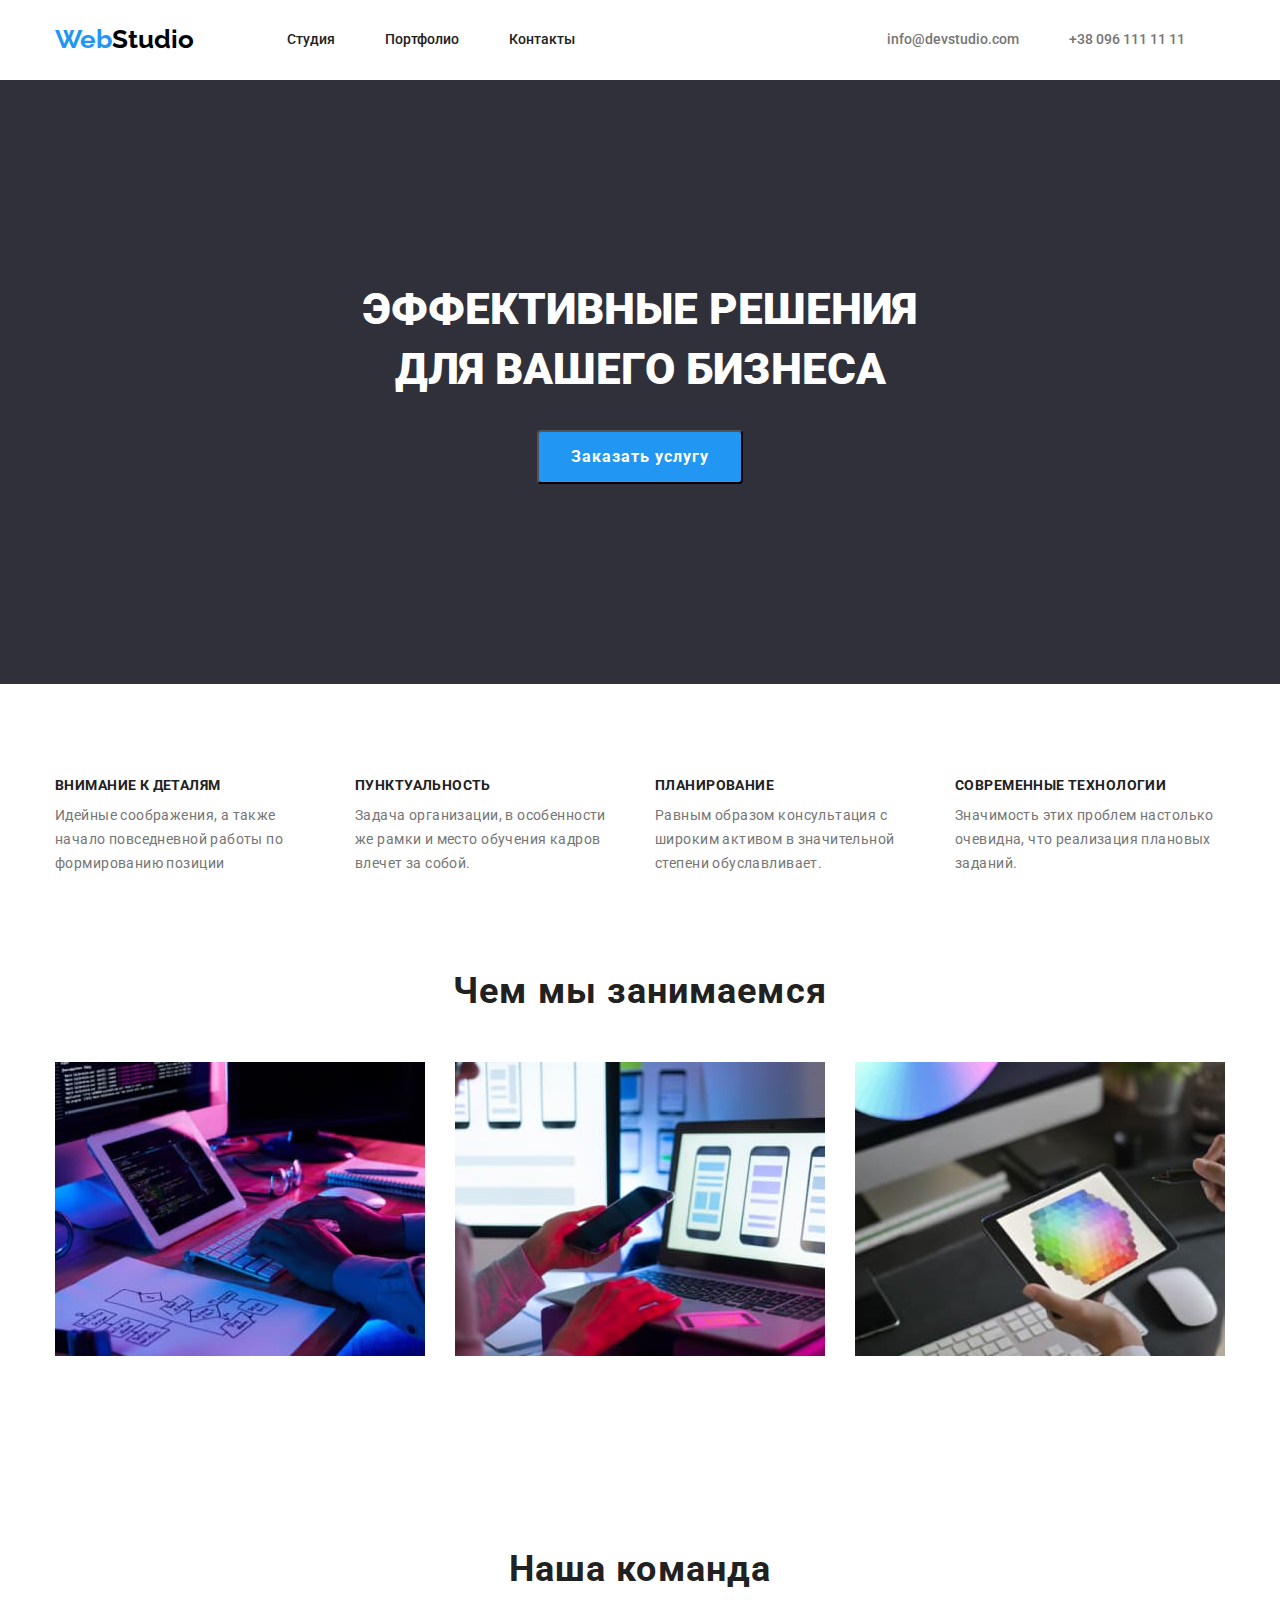
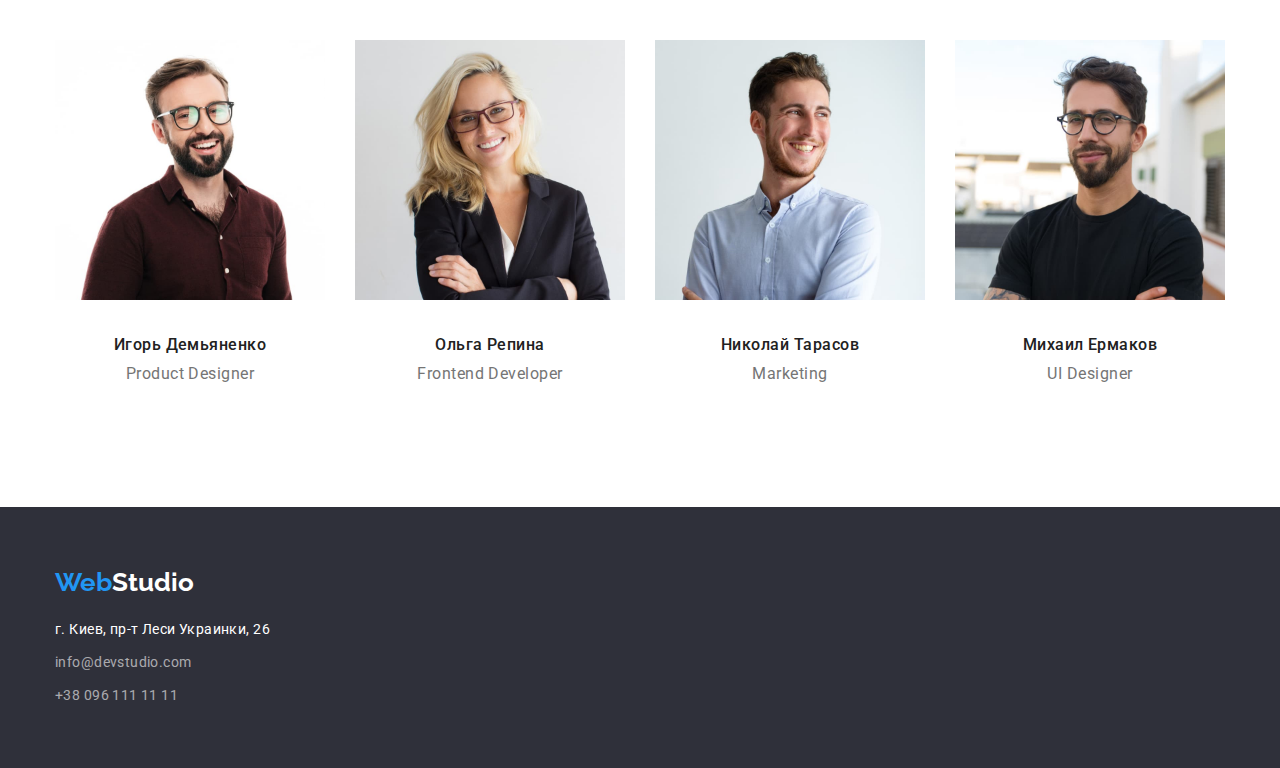
<file: index.html>
<!DOCTYPE html>
<html lang="ru">
  <head>
    <meta charset="UTF-8" />
    <meta http-equiv="X-UA-Compatible" content="IE=edge" />
    <meta name="viewport" content="width=device-width, initial-scale=1.0" />
    <title>Document</title>
    <link rel="preconnect" href="https://fonts.googleapis.com" />
    <link rel="preconnect" href="https://fonts.gstatic.com" crossorigin />
    <link
      href="https://fonts.googleapis.com/css2?family=Raleway:wght@700&family=Roboto:wght@400;500;700;900&display=swap"
      rel="stylesheet"
    />
    <link
      rel="stylesheet"
      href="https://cdnjs.cloudflare.com/ajax/libs/modern-normalize/1.1.0/modern-normalize.min.css"
    />
    <link rel="stylesheet" href="./css/styles.css" />
  </head>

  <body>
    <header class="header">
      <div class="container heading">
        <nav class="header-navigation">
          <!---Лого сайта-->
          <a href="./index.html" class="logo" lang="en">
            <span class="half-logo">Web</span>Studio
          </a>

          <ul class="list nav-head">
            <!-----------------Меню в хедере---------------->
            <li>
              <a href="" class="link header-link"> Студия </a>
            </li>
            <li>
              <a href="./portfolio.html" class="link header-link">
                Портфолио
              </a>
            </li>
            <li>
              <a href="" class="link header-link"> Контакты </a>
            </li>
          </ul>
        </nav>
        <ul class="list post-and-phone">
          <!---------------Почта и телефон---------------->
          <li>
            <a href="mailto:info@devstudio.com" class="link header-link"
              >info@devstudio.com</a
            >
          </li>
          <li>
            <a href="tel:+380961111111" class="link header-link"
              >+38 096 111 11 11</a
            >
          </li>
        </ul>
      </div>
    </header>

    <main>
      <!--------------------Герой------------------->
      <section class="hero">
        <div class="container">
          <h1 class="hero-text">
            Эффективные решения <br />
            для вашего бизнеса
          </h1>
          <button type="button" class="hero-button">Заказать услугу</button>
        </div>
      </section>
      <!----------------------О нас------------------->
      <section class="about-section">
        <div class="container">
          <ul class="list about">
            <li class="about-topic">
              <h3 class="about-us">Внимание к деталям</h3>
              <p class="about-us-text">
                Идейные соображения, а также начало повседневной работы по
                формированию позиции
              </p>
            </li>
            <li class="about-topic">
              <h3 class="about-us">Пунктуальность</h3>
              <p class="about-us-text">
                Задача организации, в особенности же рамки и место обучения
                кадров влечет за собой.
              </p>
            </li>
            <li class="about-topic">
              <h3 class="about-us">Планирование</h3>
              <p class="about-us-text">
                Равным образом консультация с широким активом в значительной
                степени обуславливает.
              </p>
            </li>
            <li class="about-topic">
              <h3 class="about-us">Современные технологии</h3>
              <p class="about-us-text">
                Значимость этих проблем настолько очевидна, что реализация
                плановых заданий.
              </p>
            </li>
          </ul>
        </div>
      </section>
<!---------------------Чем мы занимаемся---------------------------->
      <section class="our-work">
        <div class="container">
            <h2 class="caption">Чем мы занимаемся</h2>
            <ul class="list content">
              <li class="action-jpeg">
                <img
                  src="./Images/action1.jpg"
                  alt="Разработка логики программы"
                  width="370"
                  height="294"
                />
              </li>
              <li class="action-jpeg">
                <img
                  src="./Images/action2.jpg"
                  alt="Ищем телефоны по фотороботу"
                  width="370"
                  height="294"
                />
              </li>
              <li class="action-jpeg">
                <img
                  src="./Images/action3.jpg"
                  alt="Гадание по планшету"
                  width="370"
                  height="294"
                />
              </li>
            </ul>
      </section>
        </div>
 <!-------------------Наша команда-------------->       
      <section class="team-introduction">
        <div class="container">
            <h2 class="caption">Наша команда</h2>
            <ul class="list content">
              <li class="team-list">
                <img
                  src="./Images/team-card-1.jpg"
                  alt="Игорь Демьяненко"
                  width="270"
                  height="260"
                />
                <div class="team-info">
                  <h3 class="team">Игорь Демьяненко</h3>
                  <p lang="en" class="team-role">Product Designer</p>
                </div>
              </li>
              <li class="team-list">
                <img
                  src="./Images/team-card-2.jpg"
                  alt="Ольга Репина"
                  width="270"
                  height="260"
                />
                <div class="team-info">
                  <h3 class="team">Ольга Репина</h3>
                  <p lang="en" class="team-role">Frontend Developer</p>
                </div>
              </li>
              <li class="team-list">
                <img
                  src="./Images/team-card-3.jpg"
                  alt="Николай Тарасов"
                  width="270"
                  height="260"
                />
                <div class="team-info">
                  <h3 class="team">Николай Тарасов</h3>
                  <p lang="en" class="team-role">Marketing</p>
                </div>            
              </li>
              <li class="team-list">
                <img
                  src="./Images/team-card-4.jpg"
                  alt="Михаил Ермаков"
                  width="270"
                  height="260"
                />
                <div class="team-info">
                  <h3 class="team">Михаил Ермаков</h3>
                  <p lang="en" class="team-role">UI Designer</p>
                </div>
              </li>
            </ul>
          </div>
        </section>
    </main>
    <!------------------------footer--------------->
    <footer>
      <div class="container">
          <a href="./index.html" class="lower-logo" lang="en">
            <span class="left-half-logo-footer">Web</span
            ><span class="right-half-logo-footer">Studio</span>
          </a>
          <address class="address-ccs">
            <ul>
              <li class="list footer-adress">
                <a
                  href="https://goo.gl/maps/MTrRzGX6fxmaniAc8"
                  target="_blank"
                  rel="noopener noreferrer"
                  class="link"
                  >г. Киев, пр-т Леси Украинки, 26</a
                >
              </li>
              <li class="list footer-post-and-phone">
                <a href="mailto:info@devstudio.com" class="link"
                  >info@devstudio.com</a
                >
              </li>
              <li class="list footer-post-and-phone">
                <a href="tel:+380961111111" class="link">+38 096 111 11 11</a>
              </li>
            </ul>
          </address>
      </div>
      
    </footer>
  </body>
</html>
</file>
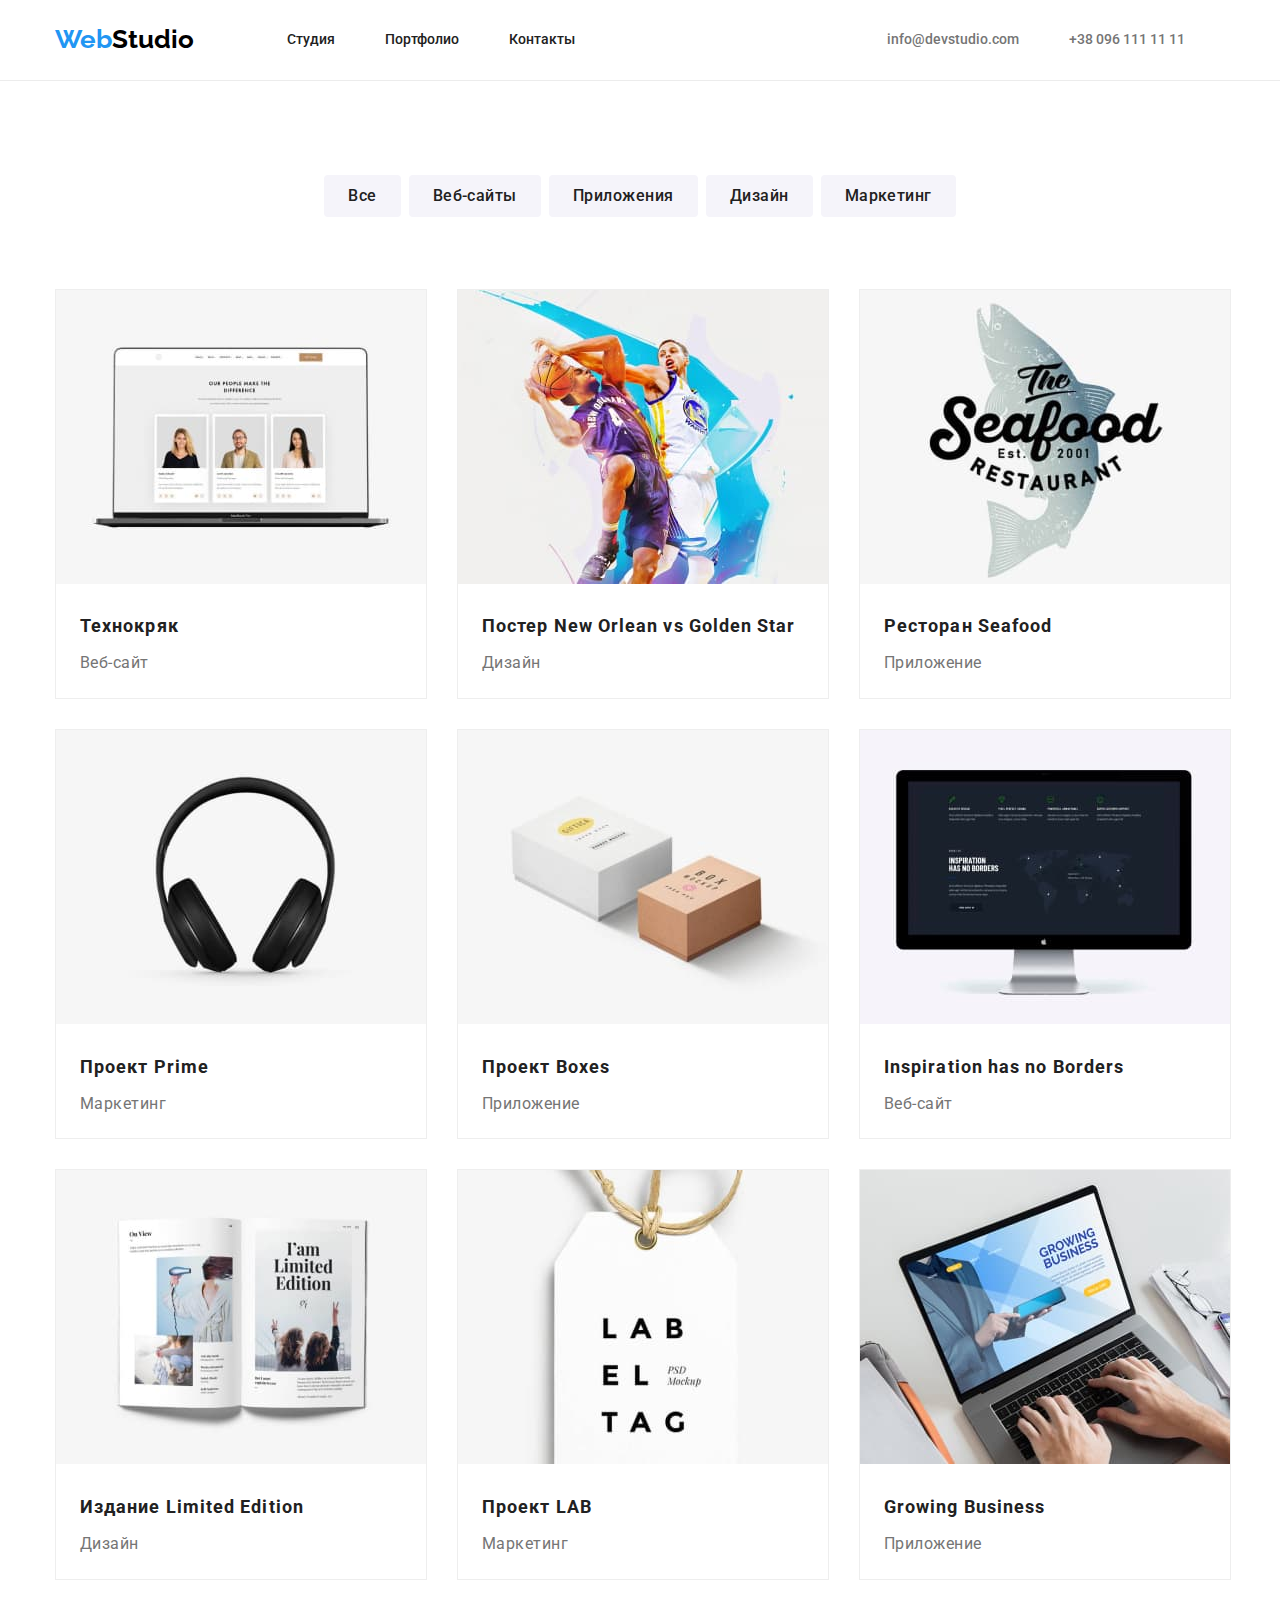
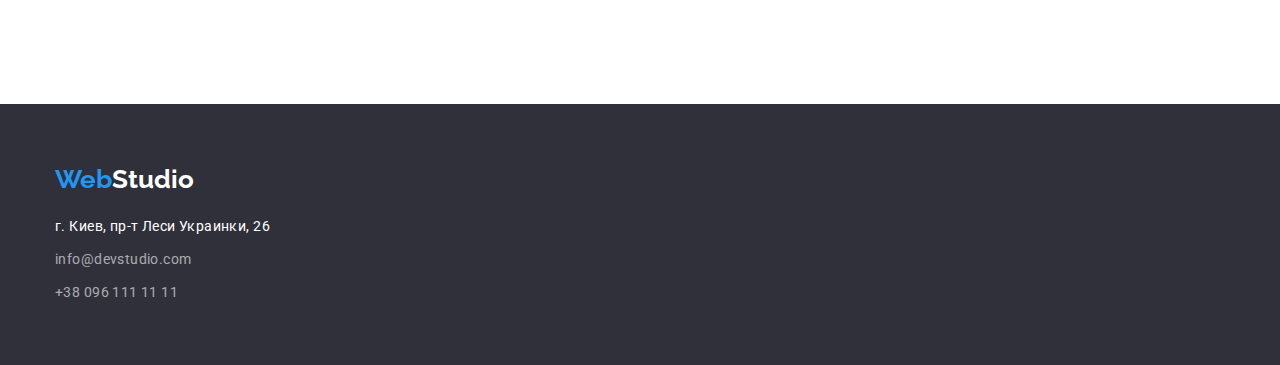
<file: portfolio.html>
<!DOCTYPE html>
<html lang="ru">
  <head>
    <meta charset="UTF-8" />
    <meta http-equiv="X-UA-Compatible" content="IE=edge" />
    <meta name="viewport" content="width=device-width, initial-scale=1.0" />
    <title>Document</title>
    <link rel="preconnect" href="https://fonts.googleapis.com" />
    <link rel="preconnect" href="https://fonts.gstatic.com" crossorigin />
    <link
      href="https://fonts.googleapis.com/css2?family=Raleway:wght@700&family=Roboto:wght@400;500;700;900&display=swap"
      rel="stylesheet"
    />
    <link
      rel="stylesheet"
      href="https://cdnjs.cloudflare.com/ajax/libs/modern-normalize/1.1.0/modern-normalize.min.css"
    />
    <link rel="stylesheet" href="./css/styles.css" />
  </head>
  <body>
    <header class="header">
      <div class="container heading">
        <nav class="header-navigation">
          <a href="./index.html" class="logo" lang="en">
            <span class="half-logo">Web</span>Studio
          </a>
          <!---Лого сайта-->
          <ul class="list nav-head">
            <!---Меню в хедере-->
            <li>
              <a href="" class="link header-link"> Студия </a>
            </li>
            <li>
              <a href="./portfolio.html" class="link header-link">
                Портфолио
              </a>
            </li>
            <li>
              <a href="" class="link header-link"> Контакты </a>
            </li>
          </ul>
        </nav>
        <ul class="list post-and-phone">
          <!--Почта и телефон-->
          <li>
            <a href="mailto:info@devstudio.com" class="link header-link"
              >info@devstudio.com</a
            >
          </li>
          <li>
            <a href="tel:+380961111111" class="link header-link"
              >+38 096 111 11 11</a
            >
          </li>
        </ul>
      </div>
    </header>

    <main>
      <h1 class="visually-hidden">Портфолио</h1>
      <section class="port">
        <div class="container">
          <ul class="list content filter-button">
            <li>
              <button type="button" class="portfolio-button">Все</button>
            </li>
            <li>
              <button type="button" class="portfolio-button">Веб-сайты</button>
            </li>
            <li>
              <button type="button" class="portfolio-button">Приложения</button>
            </li>
            <li>
              <button type="button" class="portfolio-button">Дизайн</button>
            </li>
            <li>
              <button type="button" class="portfolio-button">Маркетинг</button>
            </li>
          </ul>

          <ul class="list content content-projects">
            <li class="projects">
              <img
                src="./Images/portfolio-1.jpg"
                alt="Технокряк"
                width="370"
                height="294"
              />
              <div class="info-project">
                <h2 class="company-name">Технокряк</h2>
                <p class="project-type">Веб-сайт</p>
              </div>
            </li>
            <li class="projects">
              <img
                src="./Images/portfolio-2.jpg"
                alt="Постер New Orlean vs Golden Star"
                width="370"
                height="294"
              />
              <div class="info-project">
                <h2 class="company-name">
                  Постер <span lang="en">New Orlean vs Golden Star</span>
                </h2>
                <p class="project-type">Дизайн</p>
              </div>
            </li>
            <li class="projects">
              <img
                src="./Images/portfolio-3.jpg"
                alt="Ресторан Seafood"
                width="370"
                height="294"
              />
              <div class="info-project">
                <h2 class="company-name">
                  Ресторан <span lang="en">Seafood</span>
                </h2>
                <p class="project-type">Приложение</p>
              </div>
            </li>
            <li class="projects">
              <img
                src="./Images/portfolio-4.jpg"
                alt="Проект Prime"
                width="370"
                height="294"
              />
              <div class="info-project">
                <h2 class="company-name">
                  Проект <span lang="en">Prime</span>
                </h2>
                <p class="project-type">Маркетинг</p>
              </div>
            </li>
            <li class="projects">
              <img
                src="./Images/portfolio-5.jpg"
                alt="Проект Boxes"
                width="370"
                height="294"
              />
              <div class="info-project">
                <h2 class="company-name">
                  Проект <span lang="en">Boxes</span>
                </h2>
                <p class="project-type">Приложение</p>
              </div>
            </li>
            <li class="projects">
              <img
                src="./Images/portfolio-6.jpg"
                alt="Inspiration has no Borders"
                width="370"
                height="294"
              />
              <div class="info-project">
                <h2 lang="en" class="company-name">
                  Inspiration has no Borders
                </h2>
                <p class="project-type">Веб-сайт</p>
              </div>
            </li>
            <li class="projects">
              <img
                src="./Images/portfolio-7.jpg"
                alt="Издание Limited Edition"
                width="370"
                height="294"
              />
              <div class="info-project">
                <h2 class="company-name">
                  Издание <span lang="en">Limited Edition</span>
                </h2>
                <p class="project-type">Дизайн</p>
              </div>
            </li>
            <li class="projects">
              <img
                src="./Images/portfolio-8.jpg"
                alt="Проект LAB"
                width="370"
                height="294"
              />
              <div class="info-project">
                <h2 class="company-name">Проект <span lang="en">LAB</span></h2>
                <p class="project-type">Маркетинг</p>
              </div>
            </li>
            <li class="projects">
              <img
                src="./Images/portfolio-9.jpg"
                alt="Growing Business"
                width="370"
                height="294"
              />
              <div class="info-project">
                <h2 lang="en" class="company-name">Growing Business</h2>
                <p class="project-type">Приложение</p>
              </div>
            </li>
          </ul>
        </div>
      </section>
    </main>

    <footer>
      <div class="container">
        <a href="./index.html" class="lower-logo" lang="en">
          <span class="left-half-logo-footer">Web</span
          ><span class="right-half-logo-footer">Studio</span>
        </a>
        <address class="address-ccs">
          <ul>
            <li class="list footer-adress">
              <a
                href="https://goo.gl/maps/MTrRzGX6fxmaniAc8"
                target="_blank"
                rel="noopener noreferrer"
                class="link"
                >г. Киев, пр-т Леси Украинки, 26</a
              >
            </li>
            <li class="list footer-post-and-phone">
              <a href="mailto:info@devstudio.com" class="link"
                >info@devstudio.com</a
              >
            </li>
            <li class="list footer-post-and-phone">
              <a href="tel:+380961111111" class="link">+38 096 111 11 11</a>
            </li>
          </ul>
        </address>
      </div>
    </footer>
  </body>
</html>
</file>
<file: css/styles.css>
/**VAR**/
:root {
  --main-text-color: #757575;
  --header-text-color: #212121;
  --background-color: #2f303a;
  --light-text-color: #ffffff;
  --second-color: #2196f3;
}
/***Общее**/
html {
  box-sizing: border-box;
}

body {
  font-family: Roboto, sans-serif;
  font-style: normal;
  /*background-color: #e5e5e5;*/
}

/**Небольшой RESET после нормализации*/
p,
h1,
h2,
h3,
h4,
h5,
h6 {
  margin-top: 0px;
  margin-bottom: 0px;
}
ul {
  margin-top: 0px;
  margin-bottom: 0px;
  padding-left: 0px;
}

.link {
  text-decoration: none;
}

.list {
  list-style: none;
}
/**Общий контейнер для элементов макета**/
.container {
  width: 1200px;
  padding-left: 15px;
  padding-right: 15px;
  margin: 0 auto;
}

.content {
  display: flex;
  flex-wrap: wrap;
}

/**header css**/

.header .conteiner {
  display: flex;
  align-items: center;
}

.heading {
  display: flex;
}
.header-link {
  display: block;
}
.logo {
  font-family: Raleway, sans-serif;
  font-weight: 700;
  font-size: 26px;
  line-height: 1.2;
  color: #000000;
  text-decoration: none;
  padding-top: 24px;
  padding-bottom: 24px;
  margin-right: 93px;
}
.half-logo {
  color: var(--second-color);
}

.header-navigation {
  display: flex;
  align-items: center;
}
.nav-head {
  font-weight: 500;
  font-size: 14px;
  line-height: 1.14;
  color: var(--header-text-color);
  padding-top: 32px;
  padding-bottom: 32px;

  display: flex;
}

.nav-head li:not(:last-child),
.post-and-phone li:not(:last-child) {
  margin-right: 50px;
}

.nav-head .link {
  color: var(--header-text-color);
}
.post-and-phone {
  font-weight: 500;
  font-size: 14px;
  line-height: 1.14;
  color: var(--main-text-color);

  display: flex;
  padding-top: 32px;
  padding-bottom: 32px;
  margin-left: auto;
  margin-right: 40px;
}
.post-and-phone .link {
  color: var(--main-text-color);
}

/***main css**/

/**Герой**/
.hero {
  background: var(--background-color);
  flex-grow: 1;
  text-align: center;
  padding-top: 200px;
  padding-bottom: 200px;
}
.hero-text {
  font-weight: 900;
  font-size: 44px;
  line-height: 1.36;
  text-transform: uppercase;
  color: var(--light-text-color);
}
.hero-button {
  font-family: Roboto, sans-serif;
  font-style: normal;
  font-weight: 700;
  font-size: 16px;
  line-height: 1.9;
  align-items: center;
  text-align: center;
  letter-spacing: 0.06em;
  color: var(--light-text-color);
  background-color: var(--second-color);
  cursor: pointer;
  border-radius: 4px;
  padding: 10px 32px;
  display: inline-block;
  min-width: 200px;
  margin-top: 30px;
}
/************Секция "О нас"*******************/
.about-section {
  padding-top: 94px;
  padding-bottom: 94px;
  display: flex;
}
.about {
  display: flex;
}

.about-us {
  font-weight: 700;
  font-size: 14px;
  line-height: 1.14;
  letter-spacing: 0.03em;
  text-transform: uppercase;
  color: var(--header-text-color);
  margin-bottom: 10px;
}

.about-us-text {
  font-weight: 400;
  font-size: 14px;
  line-height: 1.71;
  letter-spacing: 0.03em;
  color: var(--main-text-color);
  width: 270px;
}

.about-topic:not(:last-child) {
  margin-right: 30px;
}
/***********************Чем мы занимаемся**************************************/
.our-work {
  padding-bottom: 94px;
}
.caption {
  font-weight: 700;
  font-size: 36px;
  line-height: 1.17;
  text-align: center;
  letter-spacing: 0.03em;
  color: var(--header-text-color);
  margin-bottom: 50px;
}

.action-jpeg:not(:last-child) {
  margin-right: 30px;
}
/****************Наша команда*****************/
.team {
  font-weight: 500;
  font-size: 16px;
  line-height: 1.19;
  letter-spacing: 0.03em;
  text-align: center;

  color: var(--header-text-color);
  padding-bottom: 10px;
}
.team-info {
  padding-top: 30px;
  padding-bottom: 30px;
}
.team-role {
  font-weight: 400;
  font-size: 16px;
  line-height: 1.19;
  letter-spacing: 0.03em;
  text-align: center;
  color: var(--main-text-color);
}
.team-list:not(:last-child) {
  margin-right: 30px;
}
.team-introduction {
  padding-bottom: 94px;
  padding-top: 94px;
}

/***footer css**/
footer {
  background: var(--background-color);
  padding-top: 60px;
  padding-bottom: 60px;
}

.lower-logo {
  font-family: Raleway, sans-serif;
  font-weight: 700;
  font-size: 26px;
  line-height: 1.2;
  color: #000000;
  text-decoration: none;
}

.left-half-logo-footer {
  color: var(--second-color);
}
.right-half-logo-footer {
  color: var(--light-text-color);
}
.footer-post-and-phone:not(:last-child) {
  margin-bottom: 9px;
}
.footer-adress {
  margin-bottom: 9px;
}
.footer-post-and-phone .link {
  font-style: normal;
  font-size: 14px;
  line-height: 1.71;
  letter-spacing: 0.03em;
  color: rgba(255, 255, 255, 0.6);
}
.address-ccs {
  margin-top: 20px;
}

.footer-adress .link {
  font-style: normal;
  font-size: 14px;
  line-height: 1.71;
  letter-spacing: 0.03em;
  color: var(--light-text-color);
}

/***Портфолио**/

.visually-hidden {
  position: absolute;
  clip: rect(0 0 0 0);
  width: 1px;
  height: 1px;
  margin: -1px;
}
.content-projects {
  padding-top: 22px;
}
.port {
  border-top: 1px solid #ececec;
  padding-top: 94px;
  padding-bottom: 94px;
}
.projects {
  /*flex-basis: calc(100% / 3-30px);*/
  /*flex-basis: calc((100%-90px) / 3);*/
  margin-right: 30px;
  margin-bottom: 30px;

  border: 1px solid #eeeeee;
}

.projects:nth-child(3n) {
  margin-right: -30px;
}
.projects:nth-last-child(-n + 3) {
  padding-bottom: 0;
}

.portfolio-button {
  font-family: Roboto, sans-serif;
  font-weight: 500;
  font-size: 16px;
  line-height: 1.62;
  text-align: center;
  letter-spacing: 0.03em;
  border-radius: 4px;
  background-color: #f5f4fa;
  color: var(--header-text-color);
  cursor: pointer;
  border-color: transparent;
  padding: 6px 22px;
}
.filter-button {
  justify-content: center;
  margin-bottom: 50px;
}
.filter-button li:not(:last-child) {
  margin-right: 8px;
}

.info-project {
  padding: 20px 24px;
}
.company-name {
  font-weight: 700;
  font-size: 18px;
  line-height: 2;
  letter-spacing: 0.06em;
  color: var(--header-text-color);
  margin-bottom: 4px;
}

.project-type {
  font-weight: 400;
  font-size: 16px;
  line-height: 1.87;
  letter-spacing: 0.03em;
  color: var(--main-text-color);
}

.link:hover,
.link:focus {
  color: var(--second-color);
}
.portfolio-button:hover,
.portfolio-button:focus {
  color: var(--light-text-color);
  background-color: var(--second-color);
}
</file>
